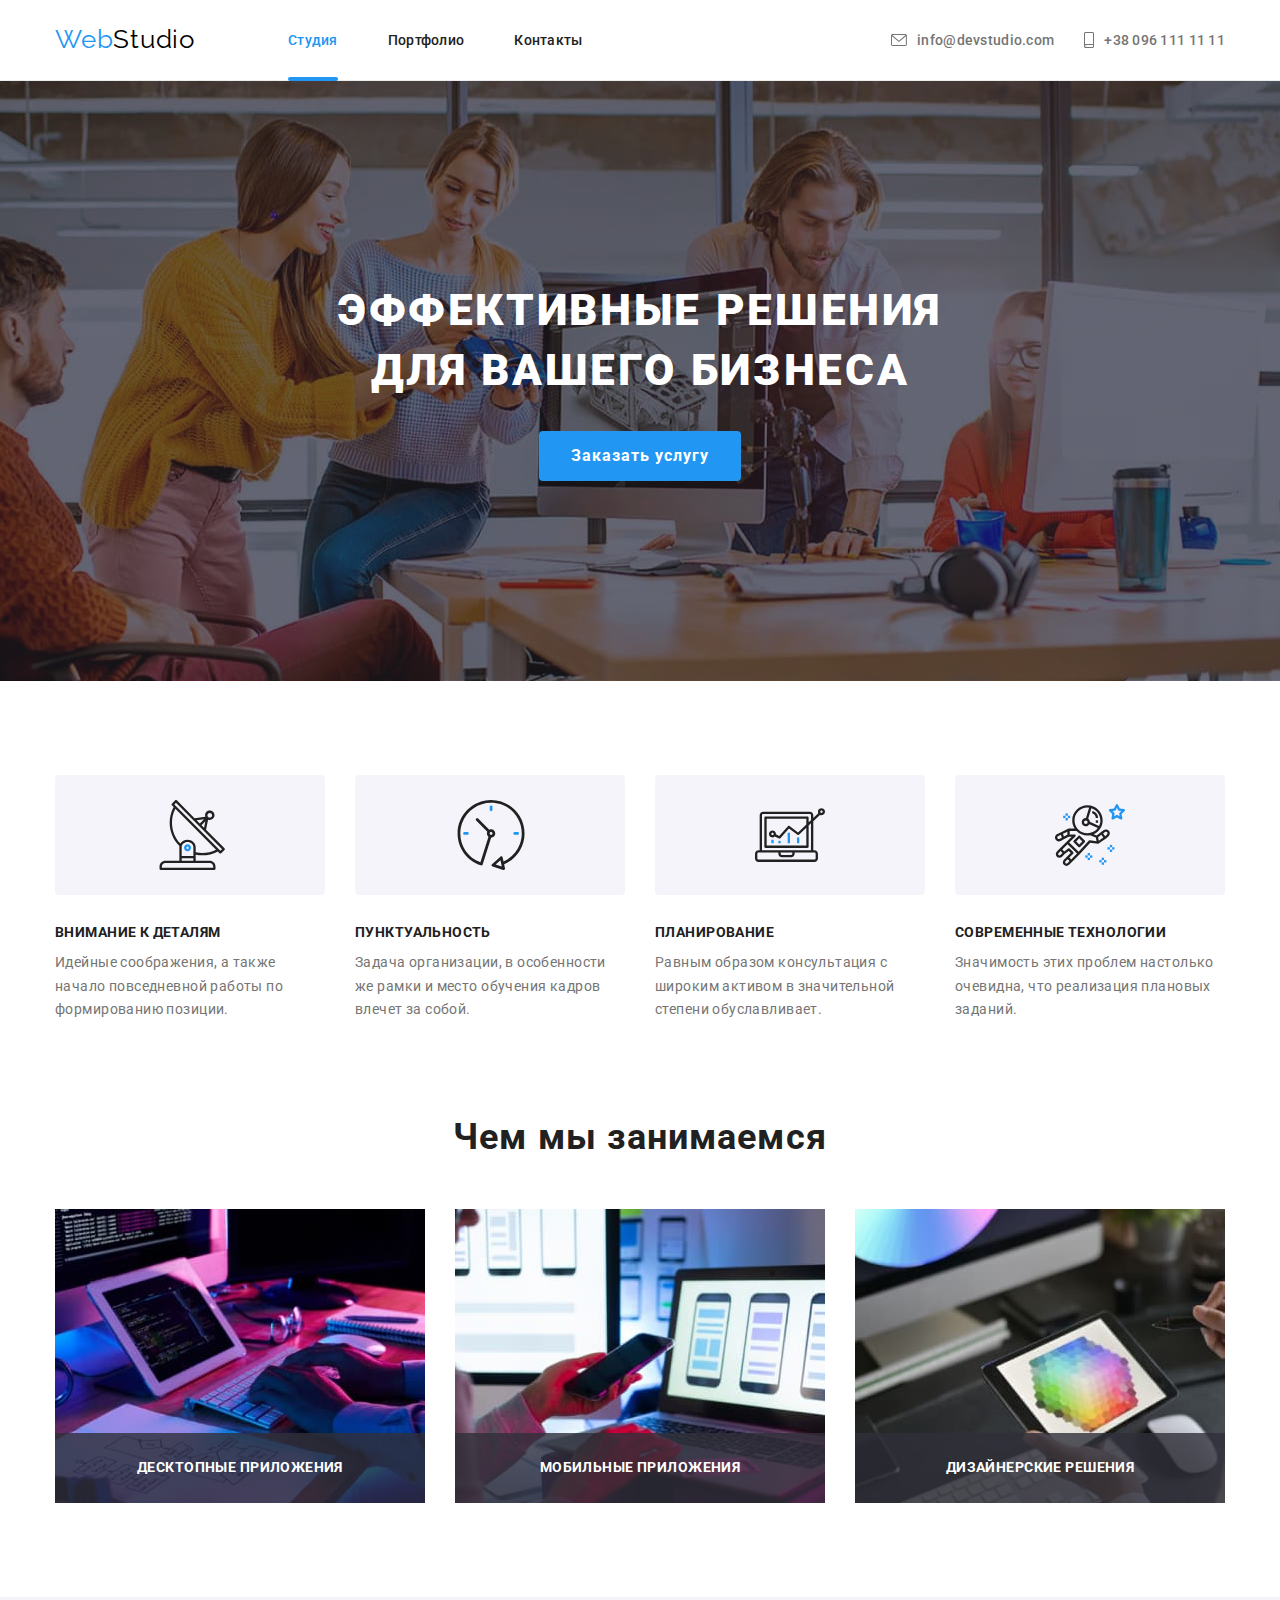
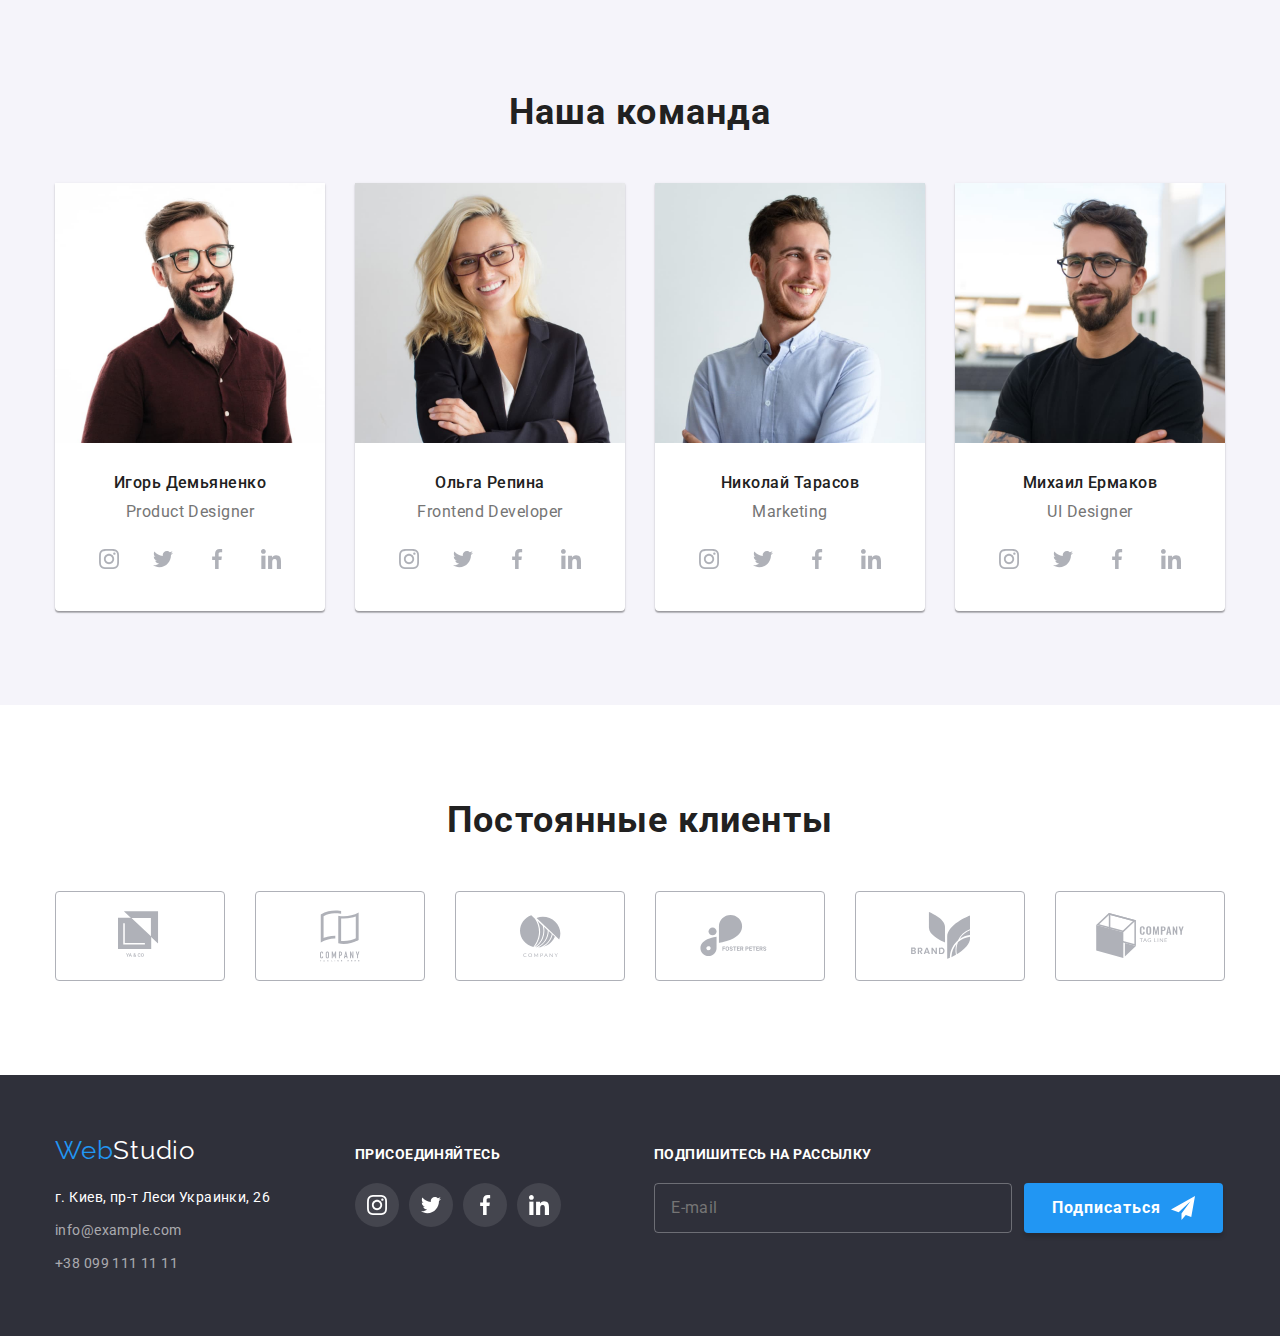
<file: index.html>
<!DOCTYPE html>
<html lang="ru">

<head>
  <meta charset="UTF-8" />
  <meta name="viewport" content="width=device-width, initial-scale=1.0" />
  <title>WebStudio</title>
  <link rel="preconnect" href="https://fonts.gstatic.com" />
  <link href="https://fonts.googleapis.com/css2?family=Raleway:wght@700&family=Roboto:wght@400;500;700;900&display=swap"
    rel="stylesheet" />
  <link rel="stylesheet" href="./css/modern-normalize.css" />
  <link rel="stylesheet" href="./css/common.css" />
  <link rel="stylesheet" href="./css/main.css" />
</head>

<body>
  <!-- Header -->
  <header class="main-header">
    <div class="container header-navigation">
      <nav class="main-navigation">
        <a href="./index.html" class="logo"><span class="logo-web">Web</span>Studio</a>
        <ul class="main-navigation-list">
          <li class="navigation-item">
            <a href="./index.html" class="navigation-link current-link">Студия</a>
          </li>
          <li class="navigation-item">
            <a href="portfolio.html" class="navigation-link">Портфолио</a>
          </li>
          <li class="navigation-item">
            <a href="" class="navigation-link">Контакты</a>
          </li>
        </ul>
      </nav>
      <address class="header-address">
        <ul class="header-address-list">
          <li class="address-list-item">
            <a href="mailto:info@devstudio.com" class="contacts-header">
              <svg class="header-icon" width="16" height="12">
                <use href="./images/symbol-defs.svg#icon-mail"></use>
              </svg>

              info@devstudio.com</a>
          </li>
          <li class="address-list-item">
            <a href="tel:+380961111111" class="contacts-header">
              <svg class="header-icon" width="10" height="16">
                <use href="./images/symbol-defs.svg#icon-smartphone"></use>
              </svg>

              +38 096 111 11 11</a>
          </li>
        </ul>
      </address>
    </div>
  </header>

  <main>
    <!-- Герой -->
    <section class="hero-section">
      <div class="container">
        <h1 class="hero-title">Эффективные решения для вашего бизнеса</h1>
        <button type="button" class="color-button hero-button" data-modal-open>
          Заказать услугу
        </button>
      </div>
    </section>

    <!-- Наши преимущества -->
    <section class="advantages-section">
      <div class="container">
        <h2 class="visually-hidden">Наши преимущества</h2>
        <ul class="advantages-list">
          <li class="advantages-item">
            <div class="advantages-icon-container">
              <svg class="advantages-icon" width="70" height="70">
                <use href="./images/symbol-defs.svg#icon-antenna"></use>
              </svg>
            </div>
            <h3 class="advantage-title">Внимание к деталям</h3>
            <p class="advantage-text">
              Идейные соображения, а также начало повседневной работы по
              формированию позиции.
            </p>
          </li>

          <li class="advantages-item">
            <div class="advantages-icon-container">
              <svg class="advantages-icon" width="70" height="70">
                <use href="./images/symbol-defs.svg#icon-clock"></use>
              </svg>
            </div>
            <h3 class="advantage-title">Пунктуальность</h3>
            <p class="advantage-text">
              Задача организации, в особенности же рамки и место обучения
              кадров влечет за собой.
            </p>
          </li>

          <li class="advantages-item">
            <div class="advantages-icon-container">
              <svg class="advantages-icon" width="70" height="70">
                <use href="./images/symbol-defs.svg#icon-diagram"></use>
              </svg>
            </div>
            <h3 class="advantage-title">Планирование</h3>
            <p class="advantage-text">
              Равным образом консультация с широким активом в значительной
              степени обуславливает.
            </p>
          </li>

          <li class="advantages-item">
            <div class="advantages-icon-container">
              <svg class="advantages-icon" width="70" height="70">
                <use href="./images/symbol-defs.svg#icon-astronaut"></use>
              </svg>
            </div>
            <h3 class="advantage-title">Современные технологии</h3>
            <p class="advantage-text">
              Значимость этих проблем настолько очевидна, что реализация
              плановых заданий.
            </p>
          </li>
        </ul>
      </div>
    </section>

    <!-- Чем мы занимаемся  -->
    <section class="projects-section">
      <div class="container">
        <h2 class="section-title">Чем мы занимаемся</h2>
        <ul class="work-list">
          <li class="work-list-item">
            <a href=""><img src="./images/img1.jpg" alt="человек печатает на клавиатуре" width="370" height="294" />
              <p class="work-item-description">Десктопные приложения</p>
            </a>
          </li>

          <li class="work-list-item">
            <a href=""><img src="./images/img2.jpg" alt="человек держит телефон" width="370" height="294" />
              <p class="work-item-description">Мобильные приложения</p>
            </a>
          </li>

          <li class="work-list-item">
            <a href=""><img src="./images/img3.jpg" alt="человек держит планшет" width="370" height="294" />
              <p class="work-item-description">Дизайнерские решения</p>
            </a>
          </li>
        </ul>
      </div>
    </section>

    <!-- Наша команда -->
    <section class="team-section">
      <div class="container">
        <h2 class="section-title">Наша команда</h2>
        <ul class="team-list">
          <li class="team-list-card">
            <img src="./images/igor.jpg" alt="Фото Игоря Демьяненко" width="270" height="260" />
            <div class="person-description">
              <h3 class="card-title">Игорь Демьяненко</h3>
              <p class="position">Product Designer</p>

              <ul class="team-icons-container">
                <li class="team-icons-item">
                  <a href="" class="team-social-link">
                    <svg class="team-social-icon" width="20" height="20">
                      <use href="./images/symbol-defs.svg#icon-instagram"></use>
                    </svg>
                  </a>
                </li>

                <li class="team-icons-item">
                  <a href="" class="team-social-link">
                    <svg class="team-social-icon" width="20" height="20">
                      <use href="./images/symbol-defs.svg#icon-twitter"></use>
                    </svg>
                  </a>
                </li>

                <li class="team-icons-item">
                  <a href="" class="team-social-link">
                    <svg class="team-social-icon" width="20" height="20">
                      <use href="./images/symbol-defs.svg#icon-facebook"></use>
                    </svg>
                  </a>
                </li>

                <li class="team-icons-item">
                  <a href="" class="team-social-link">
                    <svg class="team-social-icon" width="20" height="20">
                      <use href="./images/symbol-defs.svg#icon-linkedin"></use>
                    </svg>
                  </a>
                </li>
              </ul>
            </div>
          </li>

          <li class="team-list-card">
            <img src="./images/olga.jpg" alt="Фото Ольги Репиной" width="270" height="260" />
            <div class="person-description">
              <h3 class="card-title">Ольга Репина</h3>
              <p class="position">Frontend Developer</p>

              <ul class="team-icons-container">
                <li class="team-icons-item">
                  <a href="" class="team-social-link">
                    <svg class="team-social-icon" width="20" height="20">
                      <use href="./images/symbol-defs.svg#icon-instagram"></use>
                    </svg>
                  </a>
                </li>

                <li class="team-icons-item">
                  <a href="" class="team-social-link">
                    <svg class="team-social-icon" width="20" height="20">
                      <use href="./images/symbol-defs.svg#icon-twitter"></use>
                    </svg>
                  </a>
                </li>

                <li class="team-icons-item">
                  <a href="" class="team-social-link">
                    <svg class="team-social-icon" width="20" height="20">
                      <use href="./images/symbol-defs.svg#icon-facebook"></use>
                    </svg>
                  </a>
                </li>

                <li class="team-icons-item">
                  <a href="" class="team-social-link">
                    <svg class="team-social-icon" width="20" height="20">
                      <use href="./images/symbol-defs.svg#icon-linkedin"></use>
                    </svg>
                  </a>
                </li>
              </ul>
            </div>
          </li>

          <li class="team-list-card">
            <img src="./images/nikolai.jpg" alt="Фото Николая Тарасова" width="270" height="260" />
            <div class="person-description">
              <h3 class="card-title">Николай Тарасов</h3>
              <p class="position">Marketing</p>

              <ul class="team-icons-container">
                <li class="team-icons-item">
                  <a href="" class="team-social-link">
                    <svg class="team-social-icon" width="20" height="20">
                      <use href="./images/symbol-defs.svg#icon-instagram"></use>
                    </svg>
                  </a>
                </li>

                <li class="team-icons-item">
                  <a href="" class="team-social-link">
                    <svg class="team-social-icon" width="20" height="20">
                      <use href="./images/symbol-defs.svg#icon-twitter"></use>
                    </svg>
                  </a>
                </li>

                <li class="team-icons-item">
                  <a href="" class="team-social-link">
                    <svg class="team-social-icon" width="20" height="20">
                      <use href="./images/symbol-defs.svg#icon-facebook"></use>
                    </svg>
                  </a>
                </li>

                <li class="team-icons-item">
                  <a href="" class="team-social-link">
                    <svg class="team-social-icon" width="20" height="20">
                      <use href="./images/symbol-defs.svg#icon-linkedin"></use>
                    </svg>
                  </a>
                </li>
              </ul>
            </div>
          </li>

          <li class="team-list-card">
            <img src="./images/mihail.jpg" alt="Фото Михаила Ермакова" width="270" height="260" />
            <div class="person-description">
              <h3 class="card-title">Михаил Ермаков</h3>
              <p class="position">UI Designer</p>

              <ul class="team-icons-container">
                <li class="team-icons-item">
                  <a href="" class="team-social-link">
                    <svg class="team-social-icon" width="20" height="20">
                      <use href="./images/symbol-defs.svg#icon-instagram"></use>
                    </svg>
                  </a>
                </li>

                <li class="team-icons-item">
                  <a href="" class="team-social-link">
                    <svg class="team-social-icon" width="20" height="20">
                      <use href="./images/symbol-defs.svg#icon-twitter"></use>
                    </svg>
                  </a>
                </li>

                <li class="team-icons-item">
                  <a href="" class="team-social-link">
                    <svg class="team-social-icon" width="20" height="20">
                      <use href="./images/symbol-defs.svg#icon-facebook"></use>
                    </svg>
                  </a>
                </li>

                <li class="team-icons-item">
                  <a href="" class="team-social-link">
                    <svg class="team-social-icon" width="20" height="20">
                      <use href="./images/symbol-defs.svg#icon-linkedin"></use>
                    </svg>
                  </a>
                </li>
              </ul>
            </div>
          </li>
        </ul>
      </div>
    </section>

    <!-- Постоянные клиенты -->
    <section class="regular-customers-section">
      <div class="container">
        <h2 class="section-title">Постоянные клиенты</h2>
        <ul class="customers-list">
          <li class="customers-item">
            <a href="" class="customers-link">
              <svg class="customers-icon" width="44.27" height="49.23">
                <use href="./images/symbol-defs.svg#icon-company-1"></use>
              </svg>
            </a>
          </li>

          <li class="customers-item">
            <a href="" class="customers-link">
              <svg class="customers-icon" width="40" height="52">
                <use href="./images/symbol-defs.svg#icon-company-2"></use>
              </svg>
            </a>
          </li>

          <li class="customers-item">
            <a href="" class="customers-link">
              <svg class="customers-icon" width="41" height="42.6">
                <use href="./images/symbol-defs.svg#icon-company-3"></use>
              </svg>
            </a>
          </li>

          <li class="customers-item">
            <a href="" class="customers-link">
              <svg class="customers-icon" width="79.66" height="42.02">
                <use href="./images/symbol-defs.svg#icon-company-4"></use>
              </svg>
            </a>
          </li>

          <li class="customers-item">
            <a href="" class="customers-link">
              <svg class="customers-icon" width="59" height="47">
                <use href="./images/symbol-defs.svg#icon-company-5"></use>
              </svg>
            </a>
          </li>

          <li class="customers-item">
            <a href="" class="customers-link">
              <svg class="customers-icon" width="88.48" height="45.44">
                <use href="./images/symbol-defs.svg#icon-company-6"></use>
              </svg>
            </a>
          </li>
        </ul>
      </div>
    </section>
  </main>

  <!-- Footer -->
  <footer class="main-footer">
    <div class="container footer-flex-container">
      <div class="footer-address-wrapper">
        <a href="./index.html" class="logo"><span class="logo-web">Web</span><span class="logo-studio">Studio</span></a>
        <address>
          <p class="office-address">г. Киев, пр-т Леси Украинки, 26</p>
          <ul class="footer-contacts-list">
            <li class="contacts-list-item">
              <a href="mailto:info@example.com" class="contacts-footer">info@example.com</a>
            </li>

            <li class="contacts-list-item">
              <a href="tel:+380991111111" class="contacts-footer">+38 099 111 11 11</a>
            </li>
          </ul>
        </address>
      </div>

      <div class="footer-join-wrapper">
        <p class="join-text">Присоединяйтесь</p>
        <ul class="join-icons-list">
          <li class="join-item">
            <a href="" class="join-social-link">
              <svg class="social-icon" width="20" height="20">
                <use href="./images/symbol-defs.svg#icon-instagram"></use>
              </svg>
            </a>
          </li>

          <li class="join-item">
            <a href="" class="join-social-link">
              <svg class="social-icon" width="20" height="20">
                <use href="./images/symbol-defs.svg#icon-twitter"></use>
              </svg>
            </a>
          </li>

          <li class="join-item">
            <a href="" class="join-social-link">
              <svg class="social-icon" width="20" height="20">
                <use href="./images/symbol-defs.svg#icon-facebook"></use>
              </svg>
            </a>
          </li>

          <li class="join-item">
            <a href="" class="join-social-link">
              <svg class="social-icon" width="20" height="20">
                <use href="./images/symbol-defs.svg#icon-linkedin"></use>
              </svg>
            </a>
          </li>
        </ul>
      </div>

      <form class="footer-subscribe-form">
        <div class="footer-input-contaner">
          <label for="footer-email" class="footer-subscribe-label">Подпишитесь на рассылку</label>
          <input type="email" name="email" id="footer-email" placeholder="E-mail" class="subscribe-input" />
        </div>

        <button type="submit" class="color-button footer-subscribe-btn">
          Подписаться
          <svg width="24" height="24" class="subscribe-icon">
            <use href="./images/icons.svg#icon-send"></use>
          </svg>
        </button>
      </form>
    </div>
  </footer>

  <!-- Modal -->
  <div class="backdrop is-hidden" data-modal>
    <div class="modal">
      <button class="modal-close-btn" data-modal-close>
        <svg class="modal-icon-close" width="11" height="11">
          <use href="./images/symbol-defs.svg#icon-close"></use>
        </svg>
      </button>

      <form>
        <h2 class="modal-title">Оставьте свои данные, мы вам перезвоним</h2>

        <label class="modal-label-text">
          Имя
          <input type="text" name="modal-user-name" class="modal-input-text" />

          <svg width="18" height="18" class="modal-icon">
            <use href="./images/icons.svg#icon-person"></use>
          </svg>
        </label>

        <label class="modal-label-text">
          Телефон
          <input type="tel" name="modal-phone" class="modal-input-text" />

          <svg width="18" height="18" class="modal-icon">
            <use href="./images/icons.svg#icon-phone"></use>
          </svg>
        </label>

        <label class="modal-label-text">
          Почта
          <input type="email" name="modal-mail" class="modal-input-text" />

          <svg width="18" height="18" class="modal-icon">
            <use href="./images/icons.svg#icon-email"></use>
          </svg>
        </label>

        <label class="modal-label-text modal-label-comment">Комментарий
          <textarea name="modal-comment" cols="30" rows="10" placeholder="Введите текст"
            class="modal-input-text modal-textarea"></textarea>
        </label>

        <div class="policy-check-container">
          <input type="checkbox" name="modal-policy" id="policy-check" class="visually-hidden modal-policy-check" />
          <label for="policy-check" class="modal-label-policy">
            Соглашаюсь с рассылкой и принимаю
            <a href="" class="agreement-terms-link"> Условия договора</a>
          </label>
        </div>
        <div class="modal-sending-button-container">
          <button type="submit" class="color-button modal-sending-button">
            Отправить
          </button>
        </div>
      </form>
    </div>
  </div>

  <script src="./js/modal.js"></script>
</body>

</html>
</file>
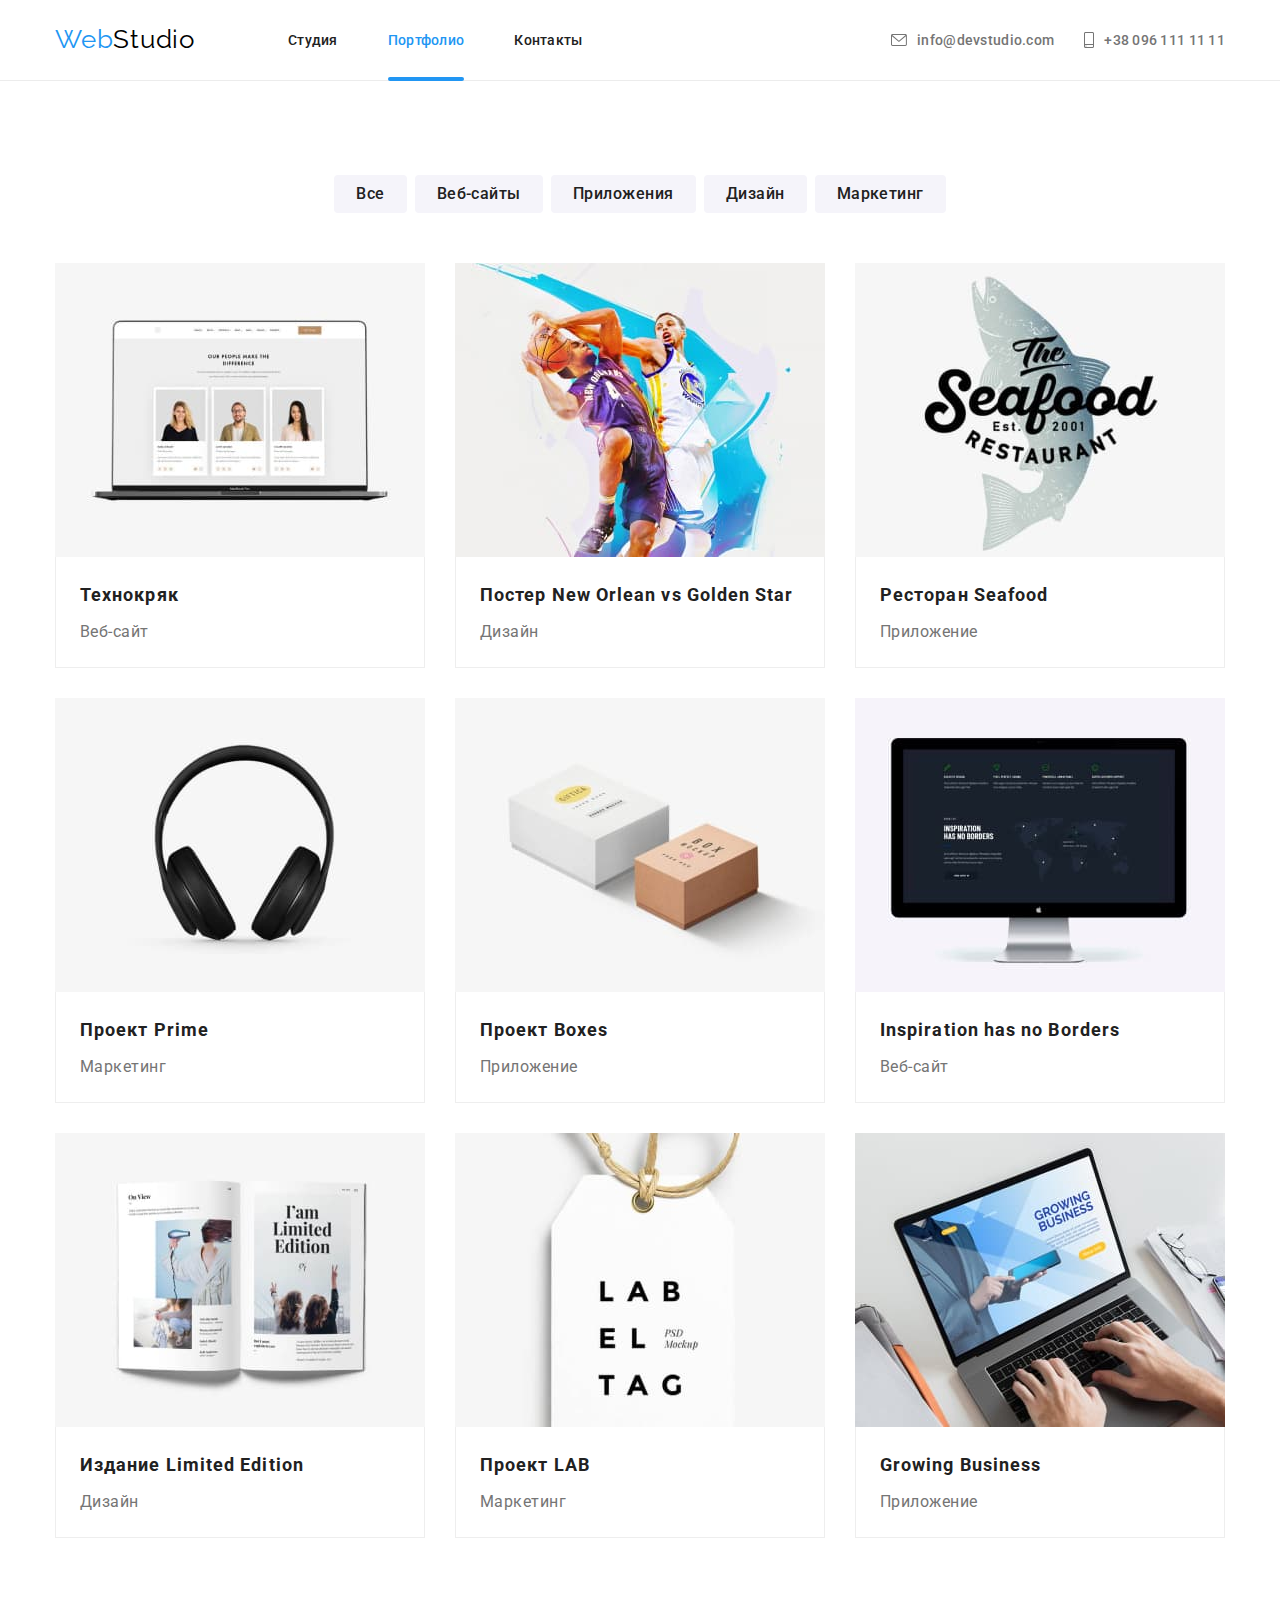
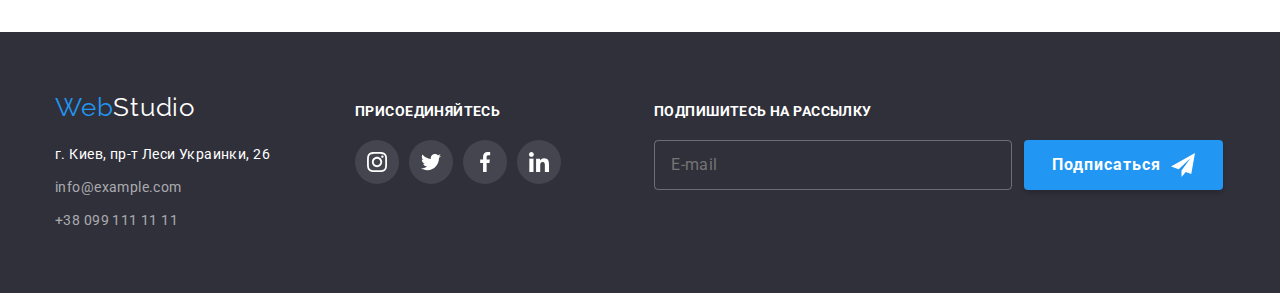
<file: portfolio.html>
<!DOCTYPE html>
<html lang="ru">

<head>
  <meta charset="UTF-8" />
  <meta name="viewport" content="width=device-width, initial-scale=1.0" />
  <title>Portfolio</title>
  <link rel="preconnect" href="https://fonts.gstatic.com" />
  <link href="https://fonts.googleapis.com/css2?family=Raleway:wght@700&family=Roboto:wght@400;500;700;900&display=swap"
    rel="stylesheet" />
  <link rel="stylesheet" href="./css/modern-normalize.css" />
  <link rel="stylesheet" href="./css/common.css" />
  <link rel="stylesheet" href="./css/portfolio.css" />
</head>

<body>
  <!-- Header -->
  <header class="main-header">
    <div class="container header-navigation">
      <nav class="main-navigation">
        <a href="./index.html" class="logo"><span class="logo-web">Web</span>Studio</a>
        <ul class="main-navigation-list">
          <li class="navigation-item">
            <a href="./index.html" class="navigation-link">Студия</a>
          </li>
          <li class="navigation-item">
            <a href="portfolio.html" class="navigation-link current-link">Портфолио</a>
          </li>
          <li class="navigation-item">
            <a href="" class="navigation-link">Контакты</a>
          </li>
        </ul>
      </nav>
      <address class="header-address">
        <ul class="header-address-list">
          <li class="address-list-item">
            <a href="mailto:info@devstudio.com" class="contacts-header">
              <svg class="header-icon" width="16" height="12">
                <use href="./images/symbol-defs.svg#icon-mail"></use>
              </svg>

              info@devstudio.com</a>
          </li>
          <li class="address-list-item">
            <a href="tel:+380961111111" class="contacts-header">
              <svg class="header-icon" width="10" height="16">
                <use href="./images/symbol-defs.svg#icon-smartphone"></use>
              </svg>

              +38 096 111 11 11</a>
          </li>
        </ul>
      </address>
    </div>
  </header>

  <!-- Main -->
  <main>
    <!-- Наши работы -->
    <section class="portfolio-container">
      <div class="container">
        <h1 class="visually-hidden">Наши работы</h1>
        <ul class="filter-list">
          <li class="filter-item">
            <button type="button" class="filter-button">Все</button>
          </li>

          <li class="filter-item">
            <button type="button" class="filter-button">Веб-сайты</button>
          </li>

          <li class="filter-item">
            <button type="button" class="filter-button">Приложения</button>
          </li>

          <li class="filter-item">
            <button type="button" class="filter-button">Дизайн</button>
          </li>

          <li class="filter-item">
            <button type="button" class="filter-button">Маркетинг</button>
          </li>
        </ul>

        <ul class="portfolio-cards">
          <li class="card-item">
            <div class="portfolio-card-thumb">
              <img src="./images/tehno.jpg" alt="Технокряк" width="370" />
              <p class="portfolio-card-text">
                Технокряк это современная площадка распространения
                коронавируса. Компании используют эту платформу для цифрового
                шпионажа и атак на защищённые сервера конкурентов.
              </p>
            </div>

            <div class="portfolio-card-description">
              <h2 class="card-title">Технокряк</h2>
              <p class="type-project">Веб-сайт</p>
            </div>
          </li>

          <li class="card-item">
            <div class="portfolio-card-thumb">
              <img src="./images/new-orlean.jpg" alt="Постер New Orlean vs Golden Star" width="370" />
              <p class="portfolio-card-text">
                Технокряк это современная площадка распространения
                коронавируса. Компании используют эту платформу для цифрового
                шпионажа и атак на защищённые сервера конкурентов.
              </p>
            </div>

            <div class="portfolio-card-description">
              <h2 class="card-title">Постер New Orlean vs Golden Star</h2>
              <p class="type-project">Дизайн</p>
            </div>
          </li>

          <li class="card-item">
            <div class="portfolio-card-thumb">
              <img src="./images/seafood.jpg" alt="Ресторан Seafood" width="370" />
              <p class="portfolio-card-text">
                Технокряк это современная площадка распространения
                коронавируса. Компании используют эту платформу для цифрового
                шпионажа и атак на защищённые сервера конкурентов.
              </p>
            </div>

            <div class="portfolio-card-description">
              <h2 class="card-title">Ресторан Seafood</h2>
              <p class="type-project">Приложение</p>
            </div>
          </li>

          <li class="card-item">
            <div class="portfolio-card-thumb">
              <img src="./images/prime.jpg" alt="Проект Prime" width="370" />
              <p class="portfolio-card-text">
                Технокряк это современная площадка распространения
                коронавируса. Компании используют эту платформу для цифрового
                шпионажа и атак на защищённые сервера конкурентов.
              </p>
            </div>

            <div class="portfolio-card-description">
              <h2 class="card-title">Проект Prime</h2>
              <p class="type-project">Маркетинг</p>
            </div>
          </li>

          <li class="card-item">
            <div class="portfolio-card-thumb">
              <img src="./images/boxes.jpg" alt="Проект Boxes" width="370" />

              <p class="portfolio-card-text">
                Технокряк это современная площадка распространения
                коронавируса. Компании используют эту платформу для цифрового
                шпионажа и атак на защищённые сервера конкурентов.
              </p>
            </div>
            <div class="portfolio-card-description">
              <h2 class="card-title">Проект Boxes</h2>
              <p class="type-project">Приложение</p>
            </div>
          </li>

          <li class="card-item">
            <div class="portfolio-card-thumb">
              <img src="./images/inspiration.jpg" alt="Inspiration has no Borders" width="370" />
              <p class="portfolio-card-text">
                Технокряк это современная площадка распространения
                коронавируса. Компании используют эту платформу для цифрового
                шпионажа и атак на защищённые сервера конкурентов.
              </p>
            </div>

            <div class="portfolio-card-description">
              <h2 class="card-title">Inspiration has no Borders</h2>
              <p class="type-project">Веб-сайт</p>
            </div>
          </li>

          <li class="card-item">
            <div class="portfolio-card-thumb">
              <img src="./images/limited-edition.jpg" alt="Издание Limited Edition" width="370" />
              <p class="portfolio-card-text">
                Технокряк это современная площадка распространения
                коронавируса. Компании используют эту платформу для цифрового
                шпионажа и атак на защищённые сервера конкурентов.
              </p>
            </div>
            <div class="portfolio-card-description">
              <h2 class="card-title">Издание Limited Edition</h2>
              <p class="type-project">Дизайн</p>
            </div>
          </li>

          <li class="card-item">
            <div class="portfolio-card-thumb">
              <img src="./images/lab.jpg" alt="Проект LAB" width="370" />
              <p class="portfolio-card-text">
                Технокряк это современная площадка распространения
                коронавируса. Компании используют эту платформу для цифрового
                шпионажа и атак на защищённые сервера конкурентов.
              </p>
            </div>
            <div class="portfolio-card-description">
              <h2 class="card-title">Проект LAB</h2>
              <p class="type-project">Маркетинг</p>
            </div>
          </li>

          <li class="card-item">
            <div class="portfolio-card-thumb">
              <img src="./images/growing-business.jpg" alt="Growing Business" width="370" />
              <p class="portfolio-card-text">
                Технокряк это современная площадка распространения
                коронавируса. Компании используют эту платформу для цифрового
                шпионажа и атак на защищённые сервера конкурентов.
              </p>
            </div>
            <div class="portfolio-card-description">
              <h2 class="card-title">Growing Business</h2>
              <p class="type-project">Приложение</p>
            </div>
          </li>
        </ul>
      </div>
    </section>
  </main>

  <!-- Footer -->
  <footer class="main-footer">
    <div class="container footer-flex-container">
      <div class="footer-address-wrapper">
        <a href="./index.html" class="logo"><span class="logo-web">Web</span><span class="logo-studio">Studio</span></a>
        <address>
          <p class="office-address">г. Киев, пр-т Леси Украинки, 26</p>
          <ul class="footer-contacts-list">
            <li class="contacts-list-item">
              <a href="mailto:info@example.com" class="contacts-footer">info@example.com</a>
            </li>

            <li class="contacts-list-item">
              <a href="tel:+380991111111" class="contacts-footer">+38 099 111 11 11</a>
            </li>
          </ul>
        </address>
      </div>

      <div class="footer-join-wrapper">
        <p class="join-text">Присоединяйтесь</p>
        <ul class="join-icons-list">
          <li class="join-item">
            <a href="" class="join-social-link">
              <svg class="social-icon" width="20" height="20">
                <use href="./images/symbol-defs.svg#icon-instagram"></use>
              </svg>
            </a>
          </li>

          <li class="join-item">
            <a href="" class="join-social-link">
              <svg class="social-icon" width="20" height="20">
                <use href="./images/symbol-defs.svg#icon-twitter"></use>
              </svg>
            </a>
          </li>

          <li class="join-item">
            <a href="" class="join-social-link">
              <svg class="social-icon" width="20" height="20">
                <use href="./images/symbol-defs.svg#icon-facebook"></use>
              </svg>
            </a>
          </li>

          <li class="join-item">
            <a href="" class="join-social-link">
              <svg class="social-icon" width="20" height="20">
                <use href="./images/symbol-defs.svg#icon-linkedin"></use>
              </svg>
            </a>
          </li>
        </ul>
      </div>

      <form class="footer-subscribe-form">
        <div class="footer-input-contaner">
          <label for="footer-email" class="footer-subscribe-label">Подпишитесь на рассылку</label>
          <input type="email" name="email" id="footer-email" placeholder="E-mail" class="subscribe-input" />
        </div>

        <button type="submit" class="color-button footer-subscribe-btn">
          Подписаться
          <svg width="24" height="24" class="subscribe-icon">
            <use href="./images/icons.svg#icon-send"></use>
          </svg>
        </button>
      </form>
    </div>
  </footer>
</body>

</html>
</file>
<file: css/common.css>
:root {
    /* Text color */
    --logo-basic: #000000;
    --logo-web: #2196f3;
    --main-text-color: #212121;
    --secondary-text-color: #757575;
    --hover-color: #2196f3;
    --logo-studio-footer: #ffffff;
    --office-address-color: #ffffff;
    --contacts-footer-color: rgba(255, 255, 255, 0.6);

    --hero-title-color: #ffffff;
    --hero-button-color: #ffffff;

    --filter-button-hover-color: #ffffff;

    /* Header border */
    --header-border-color: #ececec;

    /* Button */
    --background-portfolio-button: #f5f4fa;
    --background-button-hover: #2196f3;

    /* Hero block */
    --hero-color: #2f303a;

    /* Advantages card */
    --background-icon: #f5f4fa;

    /* Work list */
    --work-list-color: #ffffff;
    --work-list-background: rgba(47, 48, 58, 0.8);

    /* Our team */
    --background-team: #f5f4fa;
    --color-icon: #afb1b8;
    --hover-icon: #ffffff;

    /* Regular customers */
    --border-color: #afb1b8;

    /* Card team*/
    --background-card-team: #ffffff;

    /* Portfolio card */
    --portfolio-card-border: #eeeeee;
    --portfolio-text-color: #ffffff;
    --portfolio-text-background: rgba(33, 150, 243, 0.9);

    /* Footer block */
    --footer-color: #2f303a;
    --join-text-color: #ffffff;
    --join-icon-color: #ffffff;
    --background-social-link: rgba(255, 255, 255, 0.1);
    --subscribe-text-color: #ffffff;
    --subscribe-text-input: rgba(255, 255, 255, 0.6);

    /* Modal */
    --backdrop-background: rgba(0, 0, 0, 0.2);
    --modal-background: #ffffff;
    --close-border-color: rgba(0, 0, 0, 0.1);
    --input-border-color: rgba(33, 33, 33, 0.2);
    --textarea-text-color: rgba(117, 117, 117, 0.5);

    /* Card set gap */
    --card-set-gap: 30px;

    /* Animation */
    --transition-timing-function: cubic-bezier(0.4, 0, 0.2, 1);
}

/* Common */
body {
    font-family: 'Roboto', sans-serif;
    color: var(--main-text-color);
}

li {
    list-style: none;
}

a {
    text-decoration: none;
}

address {
    font-style: normal;
}

img {
    display: block;
    max-width: 100%;
    height: auto;
}

h1,
h2,
h3,
h4,
h5,
h6,
ul,
p {
    margin: 0;
    padding: 0;
}

.container {
    width: 1200px;
    padding-left: 15px;
    padding-right: 15px;
    margin: 0 auto;

    /* outline: 1px solid black; */
    /* background-color: burlywood; */
}

/* Header */
.main-header {
    border-bottom: 1px solid var(--header-border-color);
}

/*  Logo */
.logo {
    margin-right: 93px;

    font-family: 'Raleway', sans-serif;
    font-size: 26px;
    line-height: 1.2;
    letter-spacing: 0.03em;
    color: var(--logo-basic);

    /* outline: 1px solid blueviolet; */
}

.logo-web {
    color: var(--logo-web);
}

/* Main navigation */
.header-navigation {
    display: flex;
    align-items: center;
    /* Сработало только на адрес */
}

.main-navigation {
    display: flex;
    align-items: center;
    /* Для лого */
}

.navigation-link {
    display: inline-block;
    padding-top: 32px;
    padding-bottom: 32px;

    font-weight: 500;
    font-size: 14px;
    line-height: 1.15;
    letter-spacing: 0.02em;
    color: var(--main-text-color);

    transition: color 250ms var(--transition-timing-function);
}

.navigation-link:hover,
.navigation-link:focus {
    color: var(--hover-color);
}

.current-link {
    position: relative;
    color: var(--hover-color);
}

.current-link::after {
    content: '';
    position: absolute;
    bottom: -1px;
    left: 0;

    border-radius: 2px;
    width: 100%;
    height: 4px;

    background-color: var(--hover-color);
}

.main-navigation-list {
    display: flex;
    margin: 0;
    padding-left: 0;
}

.navigation-item {
    margin-right: 50px;

    /* outline: 1px solid blueviolet; */
}

.navigation-item:last-child {
    margin-right: 0;
}

.header-address {
    margin-left: auto;

    /* outline: 1px solid blueviolet; */
}

.header-address-list {
    display: flex;
    padding-left: 0;
    margin: 0;
}

.address-list-item {
    margin-right: 30px;
    display: flex;

    /* outline: 1px solid blueviolet; */
}

.address-list-item:last-child {
    margin-right: 0;
}

/* Contacts header */
.contacts-header {
    display: inline-flex;
    align-items: center;

    font-weight: 500;
    font-size: 14px;
    line-height: 1.15;
    letter-spacing: 0.02em;
    color: var(--secondary-text-color);

    transition: color 250ms var(--transition-timing-function);
}

.contacts-header:hover,
.contacts-header:focus {
    color: var(--hover-color);
}

.header-icon {
    fill: currentColor;
    margin-right: 10px;
}

/* Main */
.color-button {
    font-weight: 700;
    font-size: 16px;
    line-height: 1.87;
    letter-spacing: 0.06em;
    display: inline-block;
    border: none;

    background-color: var(--background-button-hover);
    color: var(--hero-button-color);
}

.visually-hidden {
    position: absolute;
    width: 1px;
    height: 1px;
    margin: -1px;
    padding: 0;
    overflow: hidden;
    border: 0;
    clip: rect(0 0 0 0);
}

.section-title {
    margin-bottom: 50px;

    font-weight: 700;
    font-size: 36px;
    line-height: 1.17;
    text-align: center;
    letter-spacing: 0.03em;
}

/* Footer */
.main-footer {
    background-color: var(--footer-color);
    padding-top: 60px;
    padding-bottom: 60px;
}

.footer-flex-container {
    display: flex;
    align-items: baseline;
}

.footer-address-wrapper {
    margin-right: 85px;
}

.main-footer .logo {
    display: inline-block;
    margin-right: 0;
    margin-bottom: 20px;
}

.logo-studio {
    color: var(--logo-studio-footer);
}

.office-address {
    margin-bottom: 9px;

    font-weight: 400;
    font-size: 14px;
    line-height: 1.71;
    letter-spacing: 0.03em;

    color: var(--office-address-color);
}

.footer-contacts-list {
    padding-left: 0;
}

.contacts-list-item {
    margin-bottom: 9px;
}

.contacts-list-item:last-child {
    margin-bottom: 0;
}

.contacts-footer {
    font-weight: 400;
    font-size: 14px;
    line-height: 1.71;
    letter-spacing: 0.03em;

    color: var(--contacts-footer-color);
}

.footer-join-wrapper {
    margin-right: 93px;
}

.join-text {
    margin-bottom: 20px;

    font-weight: 700;
    font-size: 14px;
    line-height: 1.14;
    letter-spacing: 0.03em;
    text-transform: uppercase;
    color: var(--join-text-color);
}

.join-icons-list {
    display: flex;
}

.join-item {
    margin-right: 10px;
}

.join-item:last-child {
    margin-right: 0;
}

.join-social-link {
    display: inline-flex;
    width: 44px;
    height: 44px;
    border-radius: 50%;
    justify-content: center;
    align-items: center;

    background-color: var(--background-social-link);
    color: var(--join-icon-color);

    transition: background-color 250ms var(--transition-timing-function);
}

.join-social-link:hover,
.join-social-link:focus {
    background-color: var(--hover-color);
}

.social-icon {
    fill: currentColor;
}

.footer-subscribe-form {
    display: flex;
    align-items: flex-end;
}

.footer-input-contaner {
    margin-right: 12px;
}

.footer-subscribe-label {
    display: block;
    margin-right: 12px;
    margin-bottom: 20px;

    font-weight: 700;
    font-size: 14px;
    line-height: 1.14;
    letter-spacing: 0.03em;
    text-transform: uppercase;
    color: var(--subscribe-text-color);
}

.subscribe-input {
    padding: 15px 16px;
    border: 1px solid rgba(255, 255, 255, 0.3);
    border-radius: 4px;
    width: 358px;
    height: 50px;

    font-weight: 400;
    font-size: 16px;
    line-height: 1.25;
    letter-spacing: 0.03em;
    background-color: transparent;
    color: var(--subscribe-text-input);
}

.footer-subscribe-btn {
    display: inline-flex;
    padding: 10px 28px;
    align-items: center;

    box-shadow: 0px 4px 4px rgba(0, 0, 0, 0.15);
    border-radius: 4px;
}

.subscribe-icon {
    margin-left: 10px;

    fill: currentColor;
}
</file>
<file: css/main.css>
/* Герой */
.hero-section {
    padding-top: 200px;
    padding-bottom: 200px;
    text-align: center;
    max-width: 1600px;
    margin: 0 auto;

    background-image: linear-gradient(to right,
            rgba(47, 48, 58, 0.4),
            rgba(47, 48, 58, 0.4)),
        url(../images/hero-background.jpg);
    background-size: cover;
    background-position: center;
    background-repeat: no-repeat;
}

.hero-title {
    margin-top: 0;
    margin-bottom: 30px;
    margin-left: auto;
    margin-right: auto;
    width: 696px;

    font-weight: 900;
    font-size: 44px;
    line-height: 1.36;
    letter-spacing: 0.06em;
    text-transform: uppercase;

    color: var(--hero-title-color);
}

.hero-button {
    padding: 10px 32px;
    border-radius: 4px;
}

/* Наши преимущества */
.advantages-section {
    padding-top: 94px;
}

.advantages-list {
    display: flex;
    padding-left: 0;

    /* outline: 1px solid blueviolet; */
}

.advantages-item {
    flex-basis: calc(100% / 4);
    margin-right: 30px;

    /* outline: 1px solid blueviolet; */
}

.advantages-item:last-child {
    margin-right: 0;

    /* outline: 1px solid blueviolet; */
}

.advantages-icon-container {
    display: inline-flex;
    width: 270px;
    height: 120px;
    justify-content: center;
    align-items: center;
    margin-bottom: 30px;
    border-radius: 4px;

    background-color: var(--background-icon);
}

.advantage-title {
    margin-bottom: 10px;

    font-weight: 700;
    font-size: 14px;
    line-height: 1.14;
    letter-spacing: 0.03em;
    text-transform: uppercase;
}

.advantage-text {
    font-weight: 400;
    font-size: 14px;
    line-height: 1.71;
    letter-spacing: 0.03em;

    color: var(--secondary-text-color);
}

/* Чем мы занимаемся */
.projects-section {
    padding-top: 94px;
    padding-bottom: 94px;
}

.work-list {
    display: flex;
    padding-left: 0;
}

.work-list-item {
    position: relative;

    flex-basis: calc(100% / 3);
    margin-right: 30px;
}

.work-list-item:last-child {
    margin-right: 0;
}

.work-item-description {
    position: absolute;
    bottom: 0;
    left: 0;

    width: 100%;
    padding: 27px 10px;
    text-align: center;

    font-weight: 700;
    font-size: 14px;
    line-height: 1.14;
    letter-spacing: 0.03em;
    text-transform: uppercase;
    color: var(--work-list-color);
    background-color: var(--work-list-background);
}

/* Наша команда */
.team-section {
    background-color: var(--background-team);
    padding-top: 94px;
    padding-bottom: 94px;
}

.team-list {
    display: flex;
    padding-left: 0;
}

.team-list-card {
    flex-basis: calc(100% / 4);
    margin-right: 30px;
    border-bottom-left-radius: 4px;
    border-bottom-right-radius: 4px;
    box-shadow: 0px 1px 3px rgba(0, 0, 0, 0.12), 0px 1px 1px rgba(0, 0, 0, 0.14),
        0px 2px 1px rgba(0, 0, 0, 0.2);

    background-color: var(--background-card-team);
}

.team-list-card:last-child {
    margin-right: 0;
}

.person-description {
    padding: 30px 10px;
}

.card-title {
    margin-bottom: 10px;

    font-weight: 500;
    font-size: 16px;
    line-height: 1.19;
    text-align: center;
    letter-spacing: 0.03em;
}

.position {
    margin-bottom: 16px;

    font-weight: 400;
    font-size: 16px;
    line-height: 1.19;
    text-align: center;
    letter-spacing: 0.03em;

    color: var(--secondary-text-color);
}

.team-icons-container {
    display: flex;
    justify-content: center;
    align-items: center;
}

.team-icons-item {
    margin-right: 10px;
}

.team-icons-item:last-child {
    margin-right: 0;
}

.team-social-link {
    display: inline-flex;
    width: 44px;
    height: 44px;
    border-radius: 50%;
    justify-content: center;
    align-items: center;

    color: var(--color-icon);

    transition: background-color 250ms var(--transition-timing-function),
        color 250ms var(--transition-timing-function);
}

.team-social-link:hover,
.team-social-link:focus {
    background-color: var(--hover-color);
    color: var(--hover-icon);
}

.team-social-icon {
    fill: currentColor;
}

/* Постоянные клиенты */
.regular-customers-section {
    padding: 94px 0;
}

.customers-list {
    display: flex;
}

.customers-item {
    margin-right: 30px;
}

.customers-item:last-child {
    margin-right: 0;
}

.customers-link {
    display: inline-flex;
    width: 170px;
    height: 90px;
    border: 1px solid var(--border-color);
    border-radius: 4px;
    justify-content: center;
    align-items: center;

    color: var(--color-icon);

    transition: color 250ms var(--transition-timing-function),
        border-color 250ms var(--transition-timing-function);
}

.customers-link:hover,
.customers-link:focus {
    color: var(--hover-color);
    border-color: var(--hover-color);
}

.customers-icon {
    fill: currentColor;
}

/* Modal */
.backdrop {
    position: fixed;
    top: 0;
    left: 0;
    /* z-index: 1000; */

    width: 100%;
    height: 100%;

    background-color: var(--backdrop-background);
    opacity: 1;
    transition: opacity 250ms var(--transition-timing-function),
        visibility 250ms var(--transition-timing-function);
}

.backdrop.is-hidden {
    opacity: 0;
    visibility: hidden;
    pointer-events: none;
}

.backdrop.is-hidden .modal {
    transform: translate(-50%, -50%) scale(1.1);
}

.modal {
    position: absolute;
    top: 50%;
    left: 50%;

    max-width: 528px;
    width: 100%;
    height: 581px;
    max-height: 100vh;
    padding: 40px;
    border-radius: 4px;

    background-color: var(--modal-background);
    box-shadow: 0px 1px 3px rgba(0, 0, 0, 0.12), 0px 1px 1px rgba(0, 0, 0, 0.14),
        0px 2px 1px rgba(0, 0, 0, 0.2);

    transform: translate(-50%, -50%) scale(1);

    transition: transform 250ms var(--transition-timing-function);
}

.modal-close-btn {
    position: absolute;
    top: 7px;
    right: 9px;

    display: inline-flex;
    width: 30px;
    height: 30px;
    padding: 9px;
    border: 1px solid var(--close-border-color);
    border-radius: 50%;

    background-color: transparent;
}

.modal-close-btn:hover,
.modal-close-btn:focus {
    color: var(--hover-color);
}

.modal-icon-close {
    fill: currentColor;

    transition: color 250ms var(--transition-timing-function);
}

.modal-title {
    margin-bottom: 12px;

    font-weight: 700;
    font-size: 20px;
    line-height: 1.15;
    letter-spacing: 0.03em;
}

.modal-label-text {
    position: relative;

    display: flex;
    flex-direction: column;
    margin-bottom: 10px;

    font-size: 12px;
    line-height: 1.17;
    letter-spacing: 0.01em;
    color: var(--secondary-text-color);
}

.modal-input-text {
    border: 1px solid var(--input-border-color);
    outline: none;
    /* Без этого не видно смену цвета бордера, но благодаря как раз смене текста думаю в этом случае можно обойтись без outline */
    border-radius: 4px;
    padding: 12px 15px 12px 42px;
    margin-top: 4px;
    height: 40px;
    box-sizing: border-box;

    transition: border-color 250ms var(--transition-timing-function);
}

.modal-icon {
    position: absolute;
    top: 29px;
    left: 12px;

    transition: fill 250ms var(--transition-timing-function);
}

.modal-input-text:focus {
    border-color: var(--hover-color);
}

.modal-input-text:focus+.modal-icon {
    fill: var(--hover-color);
}

.modal-label-comment {
    margin-bottom: 20px;
}

.modal-textarea {
    padding: 12px 16px;
    width: 448px;
    height: 120px;
    resize: none;

    font-size: 12px;
    line-height: 1.17;
    letter-spacing: 0.01em;
    color: var(--textarea-text-color);
}

.policy-check-container {
    margin-bottom: 30px;
}

.modal-label-policy {
    display: flex;
    justify-content: center;
    align-items: center;

    font-size: 14px;
    line-height: 1.71;
    letter-spacing: 0.03em;
    color: var(--secondary-text-color);
}

.modal-label-policy::before {
    content: '';
    display: inline-block;
    width: 16px;
    height: 15px;
    margin-right: 8px;

    background-image: url('../images/not-checked.svg');
    background-size: contain;

    transition: background-image 250ms var(--transition-timing-function);
}

/* Не было в макете, но состояние фокуса должно быть + active для того, чтобы черный цвет не было видно при клике мышкой на боксе */
.modal-policy-check:focus+.modal-label-policy::before,
.modal-policy-check:active+.modal-label-policy::before {
    background-color: var(--secondary-text-color);

    border-radius: 2px;
}

.modal-policy-check:checked+.modal-label-policy::before {
    border: none;

    background-image: url('../images/checked.svg');
}

.agreement-terms-link {
    color: var(--hover-color);
    text-decoration: underline;
    padding-left: 3px;
}

.modal-sending-button-container {
    text-align: center;
}

.modal-sending-button {
    padding: 10px 55px;
    box-shadow: 0px 4px 4px rgba(0, 0, 0, 0.15);
    border-radius: 4px;
    width: 200px;
    height: 50px;
}
</file>
<file: css/portfolio.css>
/* Main content */
.portfolio-container {
    padding-top: 94px;
    padding-bottom: 94px;
}

/* Фильтр */
.filter-list {
    padding-left: 0;
    display: flex;
    justify-content: center;
    margin-bottom: 50px;
}

.filter-item {
    margin-right: 8px;
}

.filter-item:last-child {
    margin-right: 0;
}

.filter-item:hover {}

.filter-button {
    padding: 6px 22px;
    border-radius: 4px;
    border: none;

    font-weight: 500;
    font-size: 16px;
    line-height: 1.62;
    letter-spacing: 0.03em;
    background-color: var(--background-portfolio-button);
    color: var(--main-text-color);

    transition: color 250ms var(--transition-timing-function),
        background-color 250ms var(--transition-timing-function),
        box-shadow 250ms var(--transition-timing-function);
}

.filter-button:hover,
.filter-button:focus {
    box-shadow: 0px 3px 1px rgba(0, 0, 0, 0.1), 0px 1px 2px rgba(0, 0, 0, 0.08),
        0px 2px 2px rgba(0, 0, 0, 0.12);
    background-color: var(--background-button-hover);
    color: var(--filter-button-hover-color);
}

/* Наши работы */
.portfolio-cards {
    padding-left: 0;
    display: flex;
    flex-wrap: wrap;
    margin-right: calc(-1 * var(--card-set-gap));
    margin-bottom: calc(-1 * var(--card-set-gap));

    /* outline: 1px solid black; */
}

.card-item {
    flex-basis: calc(100% / 3 - var(--card-set-gap));
    margin-right: var(--card-set-gap);
    margin-bottom: var(--card-set-gap);

    transition: box-shadow 250ms var(--transition-timing-function);

    /* outline: 1px solid blueviolet; */
}

.card-item:hover,
.card-item:focus {
    box-shadow: 0px 1px 1px rgba(0, 0, 0, 0.12), 0px 4px 4px rgba(0, 0, 0, 0.06),
        1px 4px 6px rgba(0, 0, 0, 0.16);
}

.portfolio-card-thumb {
    position: relative;
    overflow: hidden;
}

.portfolio-card-text {
    position: absolute;
    top: 0;
    left: 0;

    width: 100%;
    height: 100%;
    padding: 63px 24px;

    font-weight: 400;
    font-size: 18px;
    line-height: 1.56;
    letter-spacing: 0.03em;
    color: var(--portfolio-text-color);
    background-color: var(--portfolio-text-background);

    transform: translateY(100%);
    transition: transform 250ms var(--transition-timing-function);
}

.portfolio-card-description {
    padding: 20px 24px;
    border: 1px solid var(--portfolio-card-border);
    border-top: none;
}

.card-item:hover .portfolio-card-text {
    transform: translateY(0);
}

.card-title {
    margin-bottom: 4px;

    font-weight: 700;
    font-size: 18px;
    line-height: 2;
    letter-spacing: 0.06em;
}

.type-project {
    font-weight: 400;
    font-size: 16px;
    line-height: 1.87;
    letter-spacing: 0.03em;

    color: var(--secondary-text-color);
}
</file>
